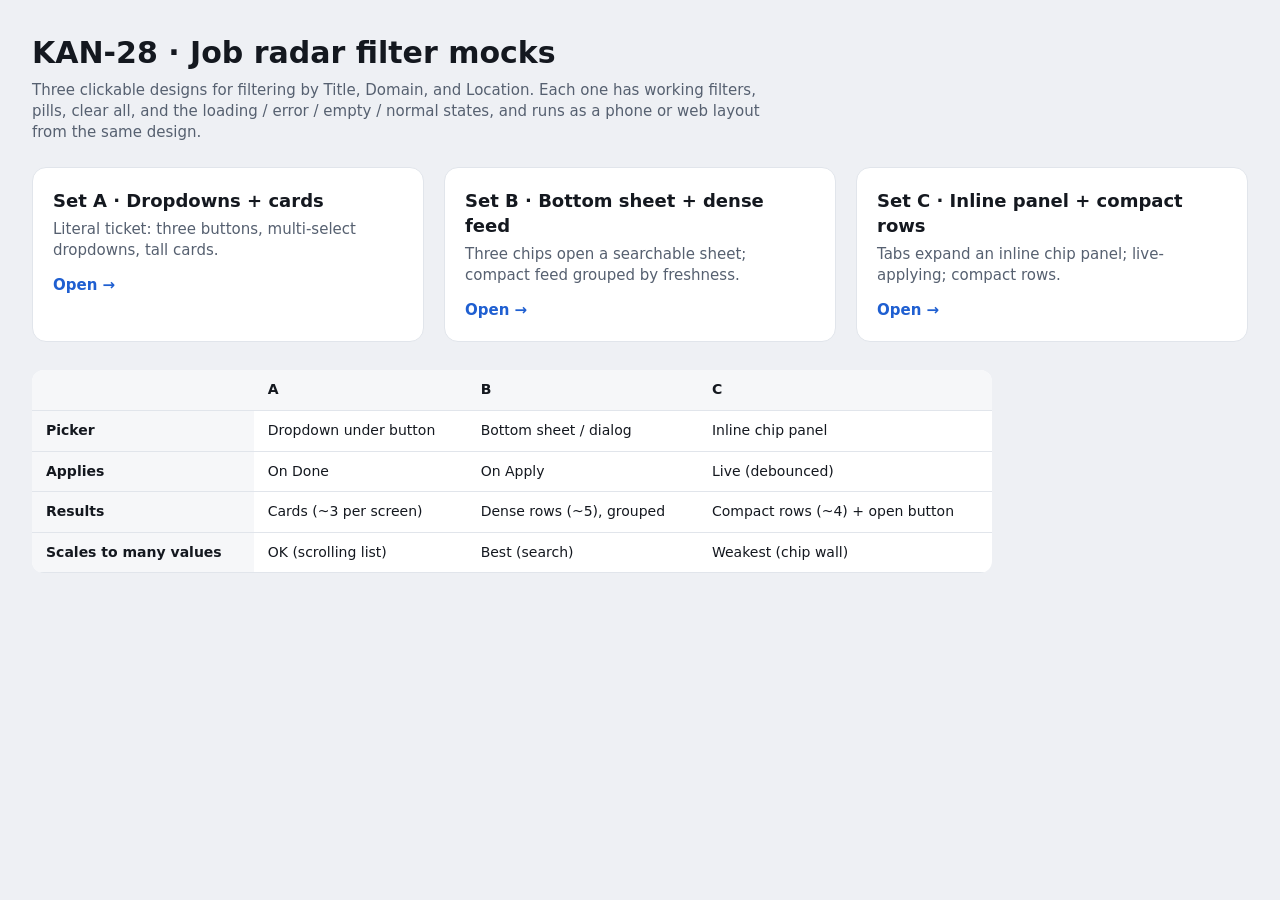
<file: docs/mocks/index.html>
<!doctype html>
<html lang="en">
<head>
<meta charset="utf-8">
<meta name="viewport" content="width=device-width, initial-scale=1">
<title>KAN-28 · Job radar filter mocks</title>
<link rel="stylesheet" href="shared.css">
<style>
  .cards { display: grid; grid-template-columns: repeat(auto-fit, minmax(300px, 1fr)); gap: 20px; margin-top: 24px; }
  .c { background: #fff; border: 1px solid var(--line); border-radius: 14px; padding: 20px; text-decoration: none; color: inherit; display: block; }
  .c:hover { border-color: var(--accent); }
  .c h2 { font-size: 18px; } .c p { color: var(--muted); margin-top: 6px; }
  .c .go { color: var(--accent); font-weight: 700; margin-top: 14px; display: block; }
  table { border-collapse: collapse; margin-top: 28px; background: #fff; border-radius: 12px; overflow: hidden; width: 100%; max-width: 960px; }
  th, td { text-align: left; padding: 10px 14px; border-bottom: 1px solid var(--line); font-size: 14px; vertical-align: top; }
  th { background: #f6f7f9; }
</style>
</head>
<body>
<div class="doc">
  <h1>KAN-28 · Job radar filter mocks</h1>
  <p style="color:var(--muted);margin-top:6px;max-width:760px">Three clickable designs for filtering by Title, Domain, and Location. Each one has working filters, pills, clear all, and the loading / error / empty / normal states, and runs as a phone or web layout from the same design.</p>
  <div class="cards">
    <a class="c" href="set-a-dropdown-cards.html"><h2>Set A · Dropdowns + cards</h2><p>Literal ticket: three buttons, multi-select dropdowns, tall cards.</p><span class="go">Open →</span></a>
    <a class="c" href="set-b-filter-sheet-feed.html"><h2>Set B · Bottom sheet + dense feed</h2><p>Three chips open a searchable sheet; compact feed grouped by freshness.</p><span class="go">Open →</span></a>
    <a class="c" href="set-c-inline-panel-rows.html"><h2>Set C · Inline panel + compact rows</h2><p>Tabs expand an inline chip panel; live-applying; compact rows.</p><span class="go">Open →</span></a>
  </div>
  <table>
    <tr><th></th><th>A</th><th>B</th><th>C</th></tr>
    <tr><th>Picker</th><td>Dropdown under button</td><td>Bottom sheet / dialog</td><td>Inline chip panel</td></tr>
    <tr><th>Applies</th><td>On Done</td><td>On Apply</td><td>Live (debounced)</td></tr>
    <tr><th>Results</th><td>Cards (~3 per screen)</td><td>Dense rows (~5), grouped</td><td>Compact rows (~4) + open button</td></tr>
    <tr><th>Scales to many values</th><td>OK (scrolling list)</td><td>Best (search)</td><td>Weakest (chip wall)</td></tr>
  </table>
</div>
</body>
</html>
</file>
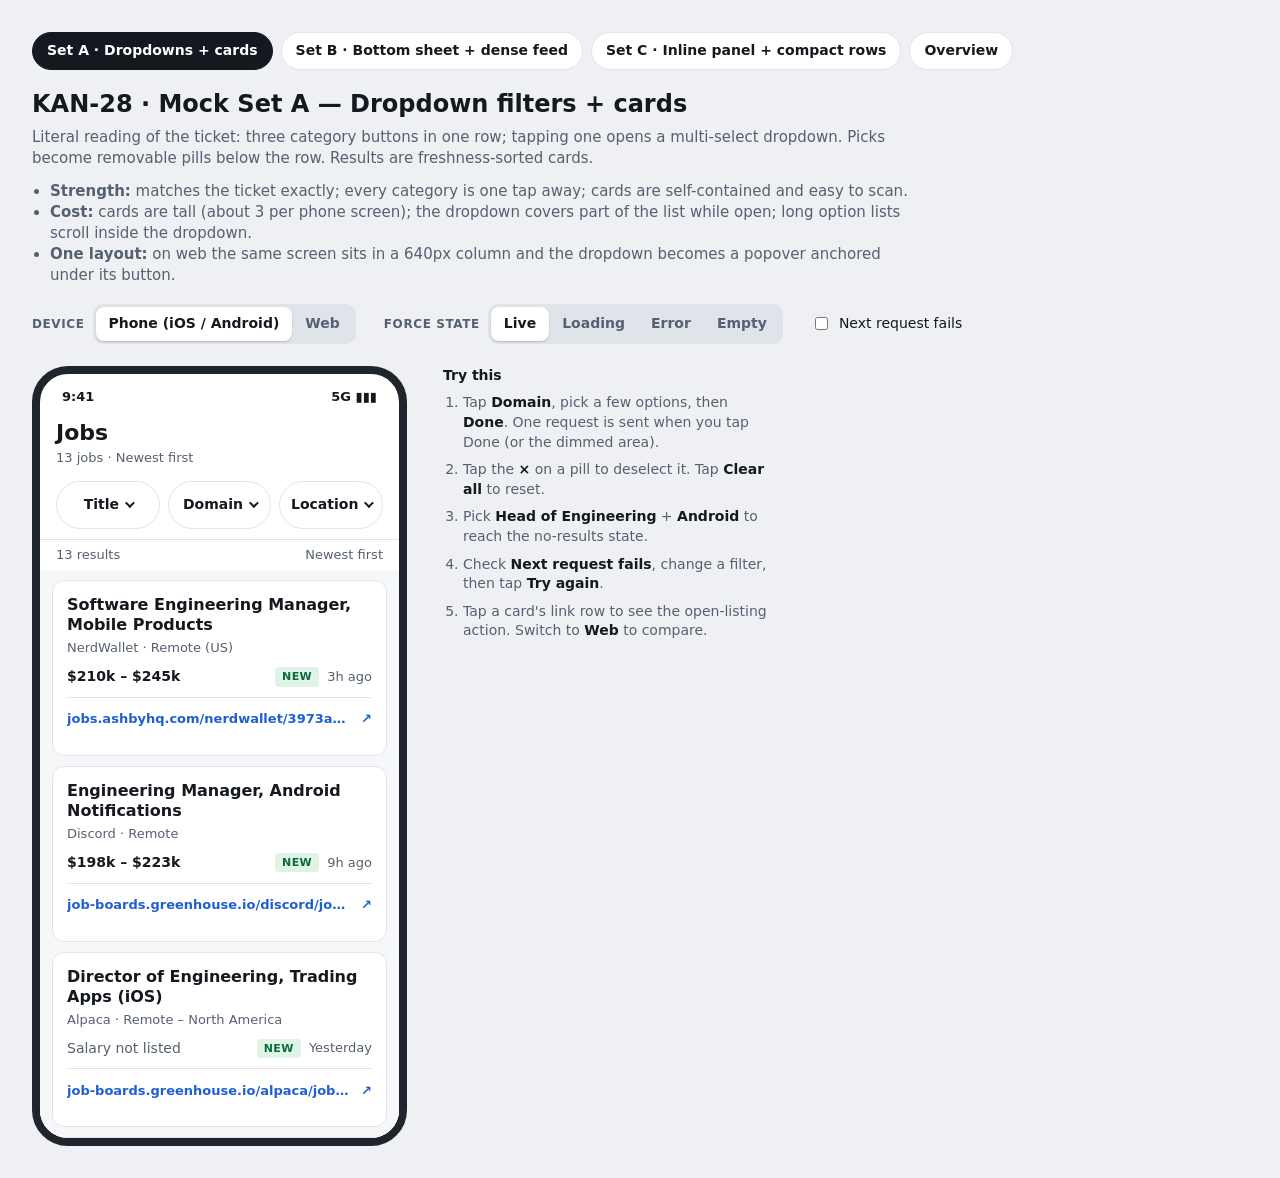
<file: docs/mocks/set-a-dropdown-cards.html>
<!doctype html>
<html lang="en">
<head>
<meta charset="utf-8">
<meta name="viewport" content="width=device-width, initial-scale=1">
<title>KAN-28 · Mock Set A · Dropdown filters + cards</title>
<link rel="stylesheet" href="shared.css">
<style>
  /* ----- Set A specific ----- */
  .filters-wrap { position: relative; z-index: 6; background: var(--surface); flex: none; }
  .filters { display: flex; gap: 8px; padding: 4px 16px 10px; }
  .fbtn {
    flex: 1; min-width: 0; height: var(--tap); border-radius: 24px; border: 1.5px solid var(--line);
    background: var(--surface); display: flex; align-items: center; justify-content: center; gap: 6px;
    font-size: 14px; font-weight: 600; color: var(--ink);
  }
  .fbtn .n { background: var(--accent); color: #fff; font-size: 11px; min-width: 18px; height: 18px;
    border-radius: 9px; display: grid; place-items: center; padding: 0 5px; }
  .fbtn.has { border-color: var(--accent); background: var(--accent-bg); color: var(--accent); }
  .fbtn.open { border-color: var(--accent); box-shadow: inset 0 0 0 1px var(--accent); }

  .dd { position: absolute; top: calc(100% - 4px); left: 12px; right: 12px; background: var(--surface);
    border-radius: var(--radius); border: 1px solid var(--line); overflow: hidden;
    display: flex; flex-direction: column; box-shadow: 0 12px 28px rgba(20,24,31,.22); animation: drop .14s ease-out; }
  @keyframes drop { from { opacity: 0; transform: translateY(-6px); } }
  .browser .dd { right: auto; width: 270px; left: min(calc(16px + var(--i) * 205px), calc(100% - 286px)); }
  .dd .opts { max-height: 312px; }
  .opt { display: flex; align-items: center; gap: 14px; min-height: var(--tap); padding: 0 16px; font-size: 15px;
    border-bottom: 1px solid var(--line); width: 100%; }
  .opt:hover { background: #f6f7f9; }
  .dd footer { display: flex; justify-content: space-between; align-items: center; padding: 6px 8px;
    border-top: 1px solid var(--line); background: #fafbfc; }
  .dd footer .btn { height: 44px; }

  .resultbar { display: flex; justify-content: space-between; padding: 6px 16px; font-size: 13px; color: var(--muted);
    border-top: 1px solid var(--line); flex: none; }
  .list { flex: 1; background: #f6f7f9; padding: 10px 12px; display: flex; flex-direction: column; gap: 10px; min-height: 0; }
  .list.plain { background: var(--surface); }

  .job { background: var(--surface); border-radius: var(--radius); border: 1px solid var(--line); padding: 14px; flex: none; }
  .job h3 { font-size: 16px; line-height: 1.25; font-weight: 700;
    display: -webkit-box; -webkit-line-clamp: 2; -webkit-box-orient: vertical; overflow: hidden; }
  .job .meta { color: var(--muted); font-size: 13px; margin-top: 4px; }
  .job .line { display: flex; align-items: center; gap: 8px; margin-top: 10px; font-size: 14px; }
  .job .salary { font-weight: 700; }
  .job .salary.none { font-weight: 500; color: var(--muted); }
  .job .posted { margin-left: auto; color: var(--muted); font-size: 13px; display: flex; gap: 8px; align-items: center; }
  .job .url { display: flex; justify-content: space-between; gap: 8px; margin-top: 10px; padding-top: 4px;
    border-top: 1px solid var(--line); color: var(--accent); font-size: 13px; font-weight: 600; min-height: 44px;
    align-items: center; width: 100%; padding-top: 0; }
  .job .url span:first-child { overflow: hidden; text-overflow: ellipsis; white-space: nowrap; }
  .skel-card { background: var(--surface); border-radius: var(--radius); border: 1px solid var(--line); padding: 14px; flex: none; }
</style>
</head>
<body>
<div id="root"></div>
<script src="mocks.js"></script>
<script>
  const skeleton = `<div class="skel-card">
    <div class="sk" style="height:16px;width:85%"></div><div class="sk" style="height:16px;width:55%;margin-top:6px"></div>
    <div class="sk" style="height:12px;width:45%;margin-top:12px"></div>
    <div class="sk" style="height:14px;width:70%;margin-top:14px"></div>
    <div class="sk" style="height:12px;width:60%;margin-top:18px"></div></div>`;

  const card = (j, ui) => `
    <article class="job">
      <h3>${ui.esc(j.title)}</h3>
      <p class="meta">${ui.esc(j.company)} · ${ui.esc(j.location)}</p>
      <div class="line">
        <span class="salary ${j.salary ? "" : "none"}">${j.salary || "Salary not listed"}</span>
        <span class="posted">${ui.isNew(j) ? ui.newTag : ""}${ui.posted(j)}</span>
      </div>
      <button class="url" data-act="openlink" data-val="${ui.esc(ui.host(j))}" aria-label="Open listing for ${ui.esc(j.title)}">
        <span>${ui.esc(ui.url(j))}</span><span aria-hidden="true">↗</span></button>
    </article>`;

  KAN28.start({
    id: "a",
    title: "Mock Set A — Dropdown filters + cards",
    intro: "Literal reading of the ticket: three category buttons in one row; tapping one opens a multi-select dropdown. Picks become removable pills below the row. Results are freshness-sorted cards.",
    tradeoffs: [
      "<b>Strength:</b> matches the ticket exactly; every category is one tap away; cards are self-contained and easy to scan.",
      "<b>Cost:</b> cards are tall (about 3 per phone screen); the dropdown covers part of the list while open; long option lists scroll inside the dropdown.",
      "<b>One layout:</b> on web the same screen sits in a 640px column and the dropdown becomes a popover anchored under its button.",
    ],
    tryIt: [
      "Tap <b>Domain</b>, pick a few options, then <b>Done</b>. One request is sent when you tap Done (or the dimmed area).",
      "Tap the <b>×</b> on a pill to deselect it. Tap <b>Clear all</b> to reset.",
      "Pick <b>Head of Engineering</b> + <b>Android</b> to reach the no-results state.",
      "Check <b>Next request fails</b>, change a filter, then tap <b>Try again</b>.",
      "Tap a card's link row to see the open-listing action. Switch to <b>Web</b> to compare.",
    ],
    scrimApplies: true,
    render(S, ui) {
      const st = ui.status(), jobs = ui.jobs();
      const btns = ui.cats.map((cat) => {
        const open = S.open === cat;
        const n = open ? S.draft.length : S.sel[cat].length;
        return `<button class="fbtn ${n ? "has" : ""} ${open ? "open" : ""}" data-act="open" data-cat="${cat}" aria-haspopup="listbox" aria-expanded="${open}">${cat}${n ? `<span class="n">${n}</span>` : ""}<span class="chev ${open ? "up" : ""}"></span></button>`;
      }).join("");

      let dd = "";
      if (S.open) {
        const i = ui.cats.indexOf(S.open);
        const opts = ui.FILTERS[S.open].map((o) => {
          const on = S.draft.includes(o);
          return `<button class="opt" role="option" aria-selected="${on}" data-act="toggle" data-val="${ui.esc(o)}"><span class="check ${on ? "on" : ""}"></span>${o}</button>`;
        }).join("");
        dd = `<div class="dd" style="--i:${i}" role="listbox" aria-multiselectable="true" aria-label="${S.open}">
          <div class="opts" data-scroll="dd">${opts}</div>
          <footer><button class="btn ghost muted" data-act="clearDraft">Clear</button><button class="btn primary" data-act="done">Done</button></footer></div>`;
      }

      let body;
      if (st === "loading") {
        body = `<div class="progress"></div><div class="resultbar"><span>Searching…</span></div><div class="list" data-scroll="list">${skeleton.repeat(3)}</div>`;
      } else if (st === "error") {
        body = `<div class="list plain" data-scroll="list">${ui.errorBlock()}</div>`;
      } else if (!jobs.length) {
        body = `<div class="resultbar"><span>0 results</span></div><div class="list plain" data-scroll="list">${ui.emptyBlock()}</div>`;
      } else {
        body = `<div class="resultbar"><span>${jobs.length} results</span><span>Newest first</span></div>
          <div class="list" data-scroll="list">${jobs.map((j) => card(j, ui)).join("")}</div>`;
      }

      return `<div class="appbar"><h1>Jobs</h1><div class="sub">${ui.sub()}</div></div>
        <div class="filters-wrap"><div class="filters">${btns}</div>${dd}</div>
        ${ui.pills()}${body}
        ${S.open ? '<div class="scrim" data-act="scrim"></div>' : ""}`;
    },
  });
</script>
</body>
</html>
</file>
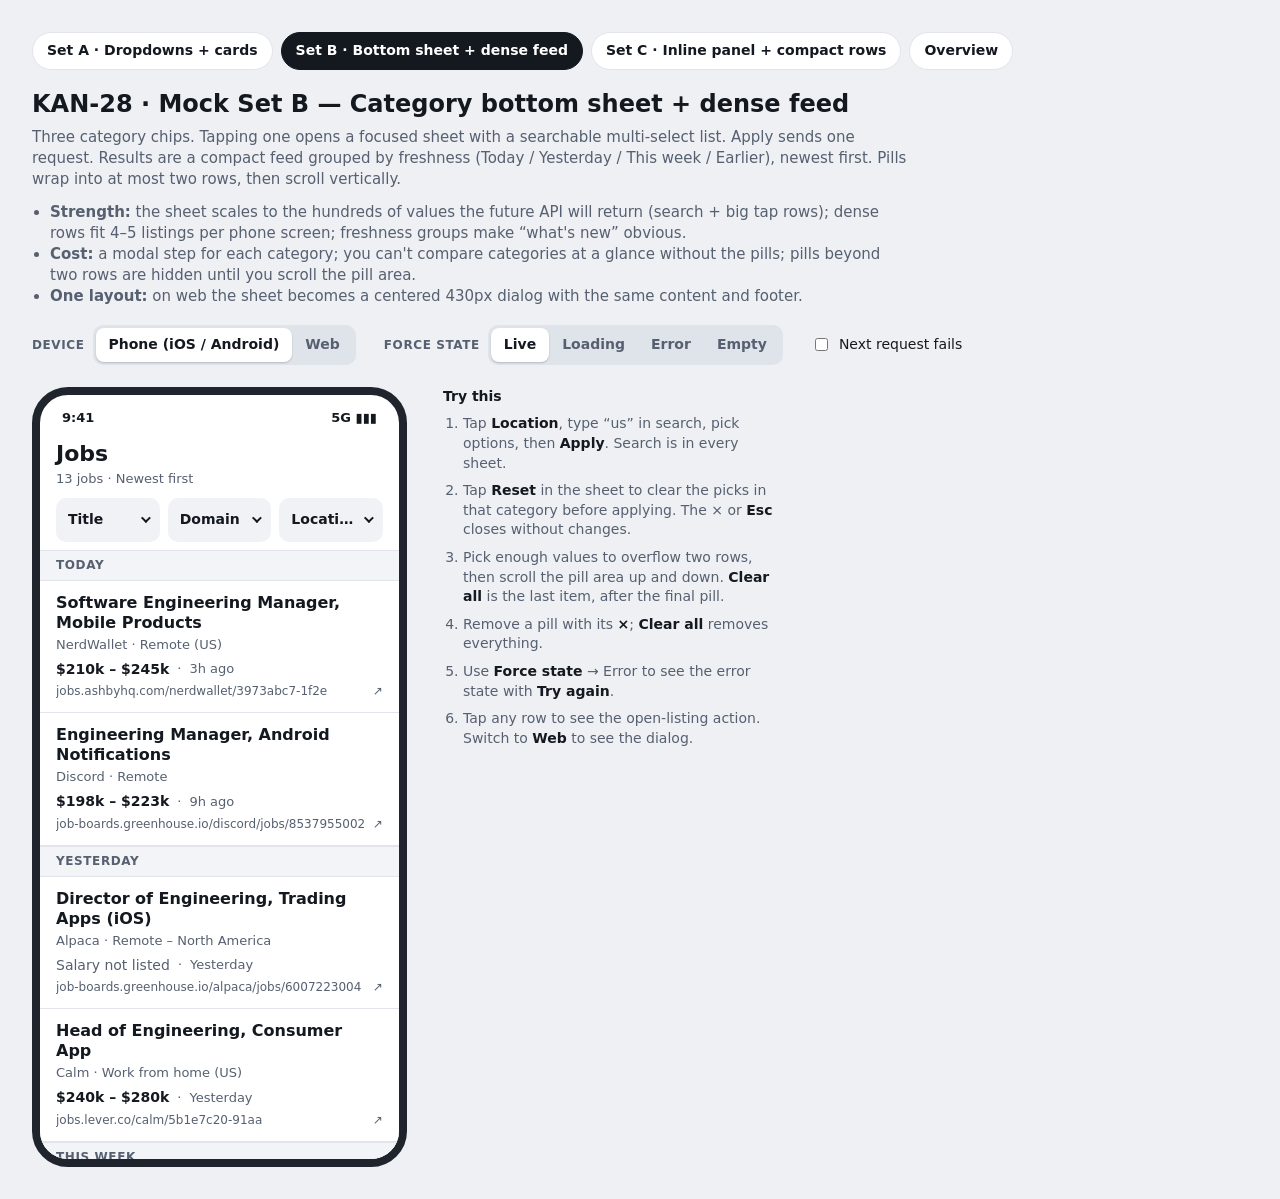
<file: docs/mocks/set-b-filter-sheet-feed.html>
<!doctype html>
<html lang="en">
<head>
<meta charset="utf-8">
<meta name="viewport" content="width=device-width, initial-scale=1">
<title>KAN-28 · Mock Set B · Bottom sheet + dense feed</title>
<link rel="stylesheet" href="shared.css">
<style>
  /* ----- Set B specific ----- */
  .topbar { padding: 8px 16px 6px; flex: none; }
  .topbar h1 { font-size: 22px; font-weight: 700; }
  .topbar .sub { color: var(--muted); font-size: 13px; }

  .chips { display: flex; gap: 8px; padding: 4px 16px 8px; flex: none; }
  .chip { flex: 1; min-width: 0; height: 44px; border-radius: 10px; background: #f0f2f6; font-size: 14px; font-weight: 600;
    display: flex; align-items: center; justify-content: space-between; padding: 0 12px; gap: 6px; }
  .chip .t { overflow: hidden; text-overflow: ellipsis; white-space: nowrap; }
  .chip .n { background: var(--accent); color: #fff; font-size: 11px; min-width: 18px; height: 18px;
    border-radius: 9px; display: inline-grid; place-items: center; padding: 0 5px; margin-left: 6px; }
  .chip.has { background: var(--accent-bg); color: var(--accent); }

  .feed { flex: 1; min-height: 0; }
  .group { position: sticky; top: 0; z-index: 1; padding: 6px 16px; font-size: 12px; font-weight: 800; letter-spacing: .05em;
    text-transform: uppercase; color: var(--muted); background: #f3f4f7; border-top: 1px solid var(--line);
    border-bottom: 1px solid var(--line); }

  /* Same pills + inline "Clear all" as Sets A/C, but capped at two rows plus a peek of the third
     (the peek signals it scrolls). Shared .pillwrap has 2px/8px vertical padding: 92 + 10 = 102. */
  .pillwrap { max-height: 102px; }
  .pillwrap .pill .x::after { inset: -6px; } /* 44px hit area without overlapping the row below */

  .row { display: block; width: 100%; padding: 12px 16px; border-bottom: 1px solid var(--line); }
  .row:hover { background: #fafbfc; }
  .row h3 { font-size: 16px; font-weight: 650; line-height: 1.25;
    display: -webkit-box; -webkit-line-clamp: 2; -webkit-box-orient: vertical; overflow: hidden; }
  .row .meta { color: var(--muted); font-size: 13px; margin-top: 3px; }
  .row .line { display: flex; align-items: center; gap: 8px; margin-top: 6px; font-size: 14px; }
  .row .salary { font-weight: 700; }
  .row .salary.none { font-weight: 500; color: var(--muted); }
  .row .dot, .row .posted { color: var(--muted); font-size: 13px; }
  /* Muted, one line: host always shown, path truncates. The whole row is the tap target. */
  .row .url { margin-top: 4px; color: var(--muted); font-size: 12px; font-weight: 500; display: flex; gap: 6px; min-width: 0; }
  .row .url .u { display: flex; flex: 1; min-width: 0; white-space: nowrap; }
  .row .url .u-host { flex: 0 1 auto; min-width: 0; max-width: 70%; overflow: hidden; text-overflow: ellipsis; }
  .row .url .u-path { flex: 0 1 auto; min-width: 0; overflow: hidden; text-overflow: ellipsis; }
  .skrow { padding: 14px 16px; border-bottom: 1px solid var(--line); }

  /* Category sheet (phone: bottom sheet, web: centered dialog) */
  .sheet { position: absolute; left: 0; right: 0; bottom: 0; max-height: 82%; background: var(--surface); z-index: 10;
    border-radius: 20px 20px 0 0; display: flex; flex-direction: column; overflow: hidden; }
  .sheet.enter { animation: up .22s ease-out; }
  @keyframes up { from { transform: translateY(60px); opacity: 0; } }
  .browser .sheet { left: calc(50% - 215px); width: 430px; right: auto; bottom: auto; top: 90px; max-height: 70%;
    border-radius: 16px; border: 1px solid var(--line); box-shadow: 0 16px 40px rgba(20,24,31,.25); }
  .browser .sheet.enter { animation: fade .15s; }
  .grab { width: 36px; height: 5px; border-radius: 3px; background: #c5cad3; margin: 8px auto 0; flex: none; }
  .browser .grab { display: none; }
  .sheet header { display: flex; justify-content: space-between; align-items: center; padding: 4px 8px 0 20px; flex: none; }
  .sheet header h2 { font-size: 18px; }
  .sheet header .close { width: var(--tap); height: var(--tap); display: grid; place-items: center; font-size: 26px; color: var(--muted); }
  .search { margin: 2px 16px 8px; height: 44px; border-radius: 10px; border: 1.5px solid var(--line); padding: 0 12px;
    font: inherit; width: calc(100% - 32px); background: #fafbfc; }
  .search:focus { outline: none; border-color: var(--accent); background: #fff; }
  .sheet .opts { flex: 1; min-height: 0; padding: 0 20px; }
  .opt { display: flex; align-items: center; gap: 14px; min-height: 50px; font-size: 16px; width: 100%;
    border-bottom: 1px solid var(--line); }
  .opt:last-child { border-bottom: 0; }
  .none-found { padding: 24px 0; text-align: center; color: var(--muted); }
  .sheet footer { display: flex; align-items: center; justify-content: space-between; gap: 12px; padding: 10px 16px 18px;
    border-top: 1px solid var(--line); flex: none; }
  .sheet footer .btn.primary { flex: 1; }
</style>
</head>
<body>
<div id="root"></div>
<script src="mocks.js"></script>
<script>
  const skeleton = `<div class="skrow"><div class="sk" style="height:16px;width:80%"></div>
    <div class="sk" style="height:12px;width:50%;margin-top:8px"></div>
    <div class="sk" style="height:14px;width:65%;margin-top:10px"></div>
    <div class="sk" style="height:11px;width:55%;margin-top:8px"></div></div>`;

  const row = (j, ui) => `
    <button class="row" data-act="openlink" data-val="${ui.esc(ui.host(j))}" aria-label="Open listing: ${ui.esc(j.title)}">
      <h3>${ui.esc(j.title)}</h3>
      <p class="meta">${ui.esc(j.company)} · ${ui.esc(j.location)}</p>
      <div class="line">
        <span class="salary ${j.salary ? "" : "none"}">${j.salary || "Salary not listed"}</span>
        <span class="dot">·</span><span class="posted">${ui.posted(j)}</span>
      </div>
      <div class="url"><span class="u"><span class="u-host">${ui.esc(ui.host(j))}</span><span class="u-path">${ui.esc(ui.url(j).slice(ui.host(j).length))}</span></span><span aria-hidden="true">↗</span></div>
    </button>`;

  // Newest first, with a sticky header each time the freshness bucket changes.
  function feed(jobs, ui) {
    let last = "", out = "";
    for (const j of jobs) {
      const g = ui.group(j);
      if (g !== last) { out += `<div class="group">${g}</div>`; last = g; }
      out += row(j, ui);
    }
    return out;
  }

  KAN28.start({
    id: "b",
    title: "Mock Set B — Category bottom sheet + dense feed",
    intro: "Three category chips. Tapping one opens a focused sheet with a searchable multi-select list. Apply sends one request. Results are a compact feed grouped by freshness (Today / Yesterday / This week / Earlier), newest first. Pills wrap into at most two rows, then scroll vertically.",
    tradeoffs: [
      "<b>Strength:</b> the sheet scales to the hundreds of values the future API will return (search + big tap rows); dense rows fit 4–5 listings per phone screen; freshness groups make “what's new” obvious.",
      "<b>Cost:</b> a modal step for each category; you can't compare categories at a glance without the pills; pills beyond two rows are hidden until you scroll the pill area.",
      "<b>One layout:</b> on web the sheet becomes a centered 430px dialog with the same content and footer.",
    ],
    tryIt: [
      "Tap <b>Location</b>, type “us” in search, pick options, then <b>Apply</b>. Search is in every sheet.",
      "Tap <b>Reset</b> in the sheet to clear the picks in that category before applying. The × or <b>Esc</b> closes without changes.",
      "Pick enough values to overflow two rows, then scroll the pill area up and down. <b>Clear all</b> is the last item, after the final pill.",
      "Remove a pill with its <b>×</b>; <b>Clear all</b> removes everything.",
      "Use <b>Force state</b> → Error to see the error state with <b>Try again</b>.",
      "Tap any row to see the open-listing action. Switch to <b>Web</b> to see the dialog.",
    ],
    render(S, ui) {
      const st = ui.status(), jobs = ui.jobs();
      const chips = ui.cats.map((cat) => {
        const n = S.sel[cat].length;
        return `<button class="chip ${n ? "has" : ""}" data-act="open" data-cat="${cat}" aria-haspopup="dialog"><span class="t">${cat}${n ? `<span class="n">${n}</span>` : ""}</span><span class="chev"></span></button>`;
      }).join("");

      let sheet = "";
      if (S.open) {
        const all = ui.FILTERS[S.open];
        const q = S.query.trim().toLowerCase();
        const shown = all.filter((o) => o.toLowerCase().includes(q));
        const opts = shown.map((o) => {
          const on = S.draft.includes(o);
          return `<button class="opt" role="checkbox" aria-checked="${on}" data-act="toggle" data-val="${ui.esc(o)}"><span class="check ${on ? "on" : ""}"></span>${o}</button>`;
        }).join("") || `<p class="none-found">No “${ui.esc(S.query)}” in ${S.open}</p>`;
        const n = S.draft.length;
        sheet = `<div class="scrim" data-act="scrim"></div>
          <div class="sheet ${S.enter ? "enter" : ""}" role="dialog" aria-modal="true" aria-label="${S.open} filter">
            <div class="grab"></div>
            <header><h2>${S.open}</h2><button class="close" data-act="cancel" aria-label="Close">×</button></header>
            <input class="search" data-act="query" type="search" placeholder="Search ${S.open.toLowerCase()}" value="${ui.esc(S.query)}" aria-label="Search ${S.open}">
            <div class="opts" data-scroll="sheet">${opts}</div>
            <footer><button class="btn ghost muted" data-act="clearDraft">Reset</button>
              <button class="btn primary" data-act="done">Apply${n ? ` (${n})` : ""}</button></footer></div>`;
      }

      let body;
      if (st === "loading") {
        body = `<div class="progress"></div><div class="feed" data-scroll="list">${skeleton.repeat(6)}</div>`;
      } else if (st === "error") {
        body = `<div class="feed" data-scroll="list">${ui.errorBlock()}</div>`;
      } else if (!jobs.length) {
        body = `<div class="feed" data-scroll="list">${ui.emptyBlock()}</div>`;
      } else {
        body = `<div class="feed" data-scroll="list">${feed(jobs, ui)}</div>`;
      }

      return `<div class="topbar"><h1>Jobs</h1><div class="sub">${ui.sub()}</div></div>
        <div class="chips">${chips}</div>${ui.pills()}${body}${sheet}`;
    },
  });
</script>
</body>
</html>
</file>
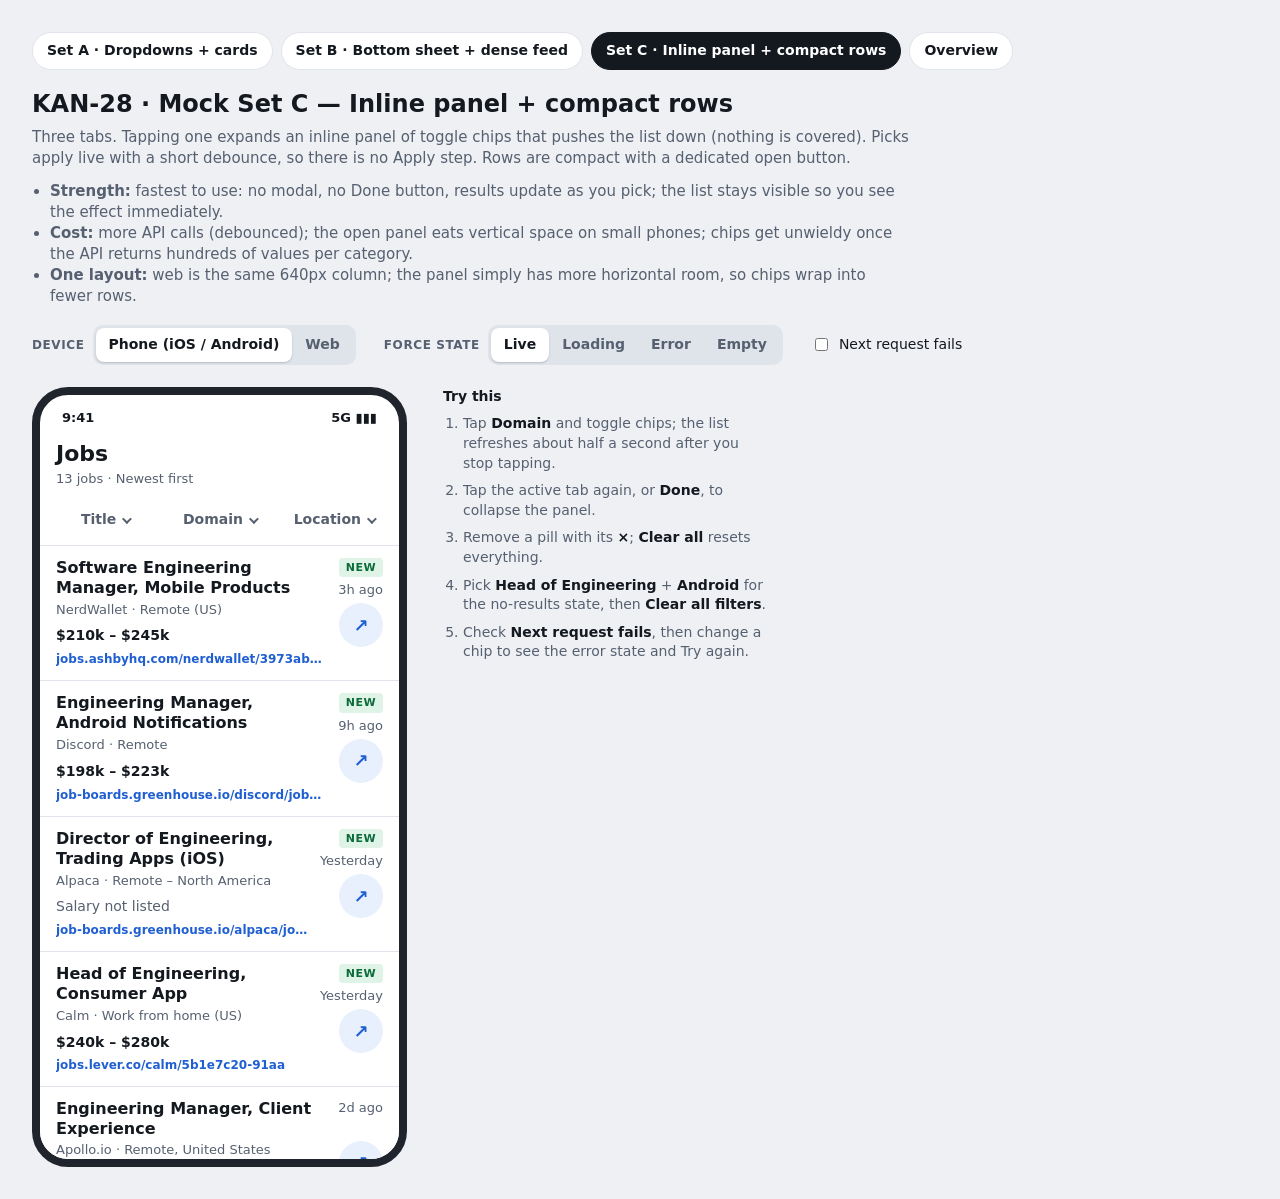
<file: docs/mocks/set-c-inline-panel-rows.html>
<!doctype html>
<html lang="en">
<head>
<meta charset="utf-8">
<meta name="viewport" content="width=device-width, initial-scale=1">
<title>KAN-28 · Mock Set C · Inline panel + compact rows</title>
<link rel="stylesheet" href="shared.css">
<style>
  /* ----- Set C specific ----- */
  .tabs { display: flex; border-bottom: 1px solid var(--line); flex: none; padding: 0 8px; }
  .tab { flex: 1; min-width: 0; height: var(--tap); display: flex; align-items: center; justify-content: center; gap: 6px;
    font-weight: 600; font-size: 14px; color: var(--muted); border-bottom: 3px solid transparent; margin-bottom: -1px; }
  .tab .n { background: var(--accent); color: #fff; font-size: 11px; min-width: 18px; height: 18px;
    border-radius: 9px; display: grid; place-items: center; padding: 0 5px; }
  .tab.has { color: var(--ink); }
  .tab.open { color: var(--accent); border-bottom-color: var(--accent); }

  /* Inline panel pushes content down instead of covering it. Picks apply live (debounced). */
  .panel { flex: none; background: #f6f7f9; border-bottom: 1px solid var(--line); padding: 12px 16px 6px; animation: expand .16s ease-out; }
  @keyframes expand { from { opacity: 0; transform: translateY(-6px); } }
  .panel .grid { display: flex; flex-wrap: wrap; gap: 8px; max-height: 176px; padding-bottom: 6px; }
  .opt { height: 40px; padding: 0 14px; border-radius: 20px; border: 1.5px solid var(--line); background: var(--surface);
    font-size: 14px; font-weight: 600; display: inline-flex; align-items: center; gap: 6px; position: relative; }
  .opt::after { content: ""; position: absolute; inset: -4px 0; } /* 48px hit area */
  .opt.on { background: var(--accent); border-color: var(--accent); color: #fff; }
  .opt.on::before { content: "\2713"; font-size: 13px; }
  .panel .bar { display: flex; justify-content: space-between; align-items: center; }
  .panel .bar .btn { height: 44px; }
  .panel .hint { font-size: 12px; color: var(--muted); }

  .pillwrap { padding-top: 8px; }
  .list { flex: 1; min-height: 0; }
  .crow { display: grid; grid-template-columns: 1fr auto; gap: 2px 12px; padding: 12px 16px; border-bottom: 1px solid var(--line); }
  .crow h3 { font-size: 16px; font-weight: 700; line-height: 1.25;
    display: -webkit-box; -webkit-line-clamp: 2; -webkit-box-orient: vertical; overflow: hidden; }
  .crow .meta { color: var(--muted); font-size: 13px; }
  .crow .salary { font-weight: 700; font-size: 14px; margin-top: 4px; }
  .crow .salary.none { font-weight: 500; color: var(--muted); }
  .crow .side { grid-row: 1 / span 3; grid-column: 2; display: flex; flex-direction: column; align-items: flex-end; gap: 4px; }
  .crow .when { color: var(--muted); font-size: 13px; white-space: nowrap; }
  .crow .go { width: 44px; height: 44px; border-radius: 50%; background: var(--accent-bg); color: var(--accent);
    display: grid; place-items: center; font-size: 18px; font-weight: 700; margin-top: auto; }
  .crow .link { grid-column: 1; color: var(--accent); font-size: 12px; font-weight: 600; margin-top: 2px;
    overflow: hidden; text-overflow: ellipsis; white-space: nowrap; }
  .skrow { padding: 14px 16px; border-bottom: 1px solid var(--line); }
  .sub b { color: var(--ink); }
</style>
</head>
<body>
<div id="root"></div>
<script src="mocks.js"></script>
<script>
  const skeleton = `<div class="skrow"><div class="sk" style="height:16px;width:78%"></div>
    <div class="sk" style="height:12px;width:48%;margin-top:8px"></div>
    <div class="sk" style="height:14px;width:36%;margin-top:10px"></div></div>`;

  const crow = (j, ui) => `
    <article class="crow">
      <h3>${ui.esc(j.title)}</h3>
      <p class="meta">${ui.esc(j.company)} · ${ui.esc(j.location)}</p>
      <p class="salary ${j.salary ? "" : "none"}">${j.salary || "Salary not listed"}</p>
      <div class="side">${ui.isNew(j) ? ui.newTag : ""}<span class="when">${ui.posted(j)}</span>
        <button class="go" data-act="openlink" data-val="${ui.esc(ui.host(j))}" aria-label="Open listing: ${ui.esc(j.title)}">↗</button></div>
      <p class="link">${ui.esc(ui.url(j))}</p>
    </article>`;

  KAN28.start({
    id: "c",
    live: true, // picks apply immediately (debounced) instead of on Done
    title: "Mock Set C — Inline panel + compact rows",
    intro: "Three tabs. Tapping one expands an inline panel of toggle chips that pushes the list down (nothing is covered). Picks apply live with a short debounce, so there is no Apply step. Rows are compact with a dedicated open button.",
    tradeoffs: [
      "<b>Strength:</b> fastest to use: no modal, no Done button, results update as you pick; the list stays visible so you see the effect immediately.",
      "<b>Cost:</b> more API calls (debounced); the open panel eats vertical space on small phones; chips get unwieldy once the API returns hundreds of values per category.",
      "<b>One layout:</b> web is the same 640px column; the panel simply has more horizontal room, so chips wrap into fewer rows.",
    ],
    tryIt: [
      "Tap <b>Domain</b> and toggle chips; the list refreshes about half a second after you stop tapping.",
      "Tap the active tab again, or <b>Done</b>, to collapse the panel.",
      "Remove a pill with its <b>×</b>; <b>Clear all</b> resets everything.",
      "Pick <b>Head of Engineering</b> + <b>Android</b> for the no-results state, then <b>Clear all filters</b>.",
      "Check <b>Next request fails</b>, then change a chip to see the error state and Try again.",
    ],
    render(S, ui) {
      const st = ui.status(), jobs = ui.jobs();
      const tabs = ui.cats.map((cat) => {
        const open = S.open === cat, n = S.sel[cat].length;
        return `<button class="tab ${n ? "has" : ""} ${open ? "open" : ""}" data-act="open" data-cat="${cat}" aria-expanded="${open}">${cat}${n ? `<span class="n">${n}</span>` : ""}<span class="chev ${open ? "up" : ""}"></span></button>`;
      }).join("");

      let panel = "";
      if (S.open) {
        const chips = ui.FILTERS[S.open].map((o) => {
          const on = S.sel[S.open].includes(o);
          return `<button class="opt ${on ? "on" : ""}" role="checkbox" aria-checked="${on}" data-act="toggle" data-val="${ui.esc(o)}">${o}</button>`;
        }).join("");
        panel = `<div class="panel" role="group" aria-label="${S.open} options">
          <div class="grid" data-scroll="panel">${chips}</div>
          <div class="bar"><button class="btn ghost muted" data-act="clearDraft">Clear ${S.open.toLowerCase()}</button>
            <button class="btn ghost" data-act="cancel">Done</button></div></div>`;
      }

      let body;
      if (st === "loading") {
        body = `<div class="progress"></div><div class="list" data-scroll="list">${skeleton.repeat(6)}</div>`;
      } else if (st === "error") {
        body = `<div class="list" data-scroll="list">${ui.errorBlock()}</div>`;
      } else if (!jobs.length) {
        body = `<div class="list" data-scroll="list">${ui.emptyBlock()}</div>`;
      } else {
        body = `<div class="list" data-scroll="list">${jobs.map((j) => crow(j, ui)).join("")}</div>`;
      }

      return `<div class="appbar"><h1>Jobs</h1><div class="sub">${ui.sub()}</div></div>
        <div class="tabs" role="tablist">${tabs}</div>${panel}${ui.pills()}${body}`;
    },
  });
</script>
</body>
</html>
</file>
<file: docs/mocks/shared.css>
/* Shared design tokens + primitives for KAN-28 mocks. All three sets use the same
   tokens so the React Native implementation can share one theme. */
:root {
  --page: #eef0f4;
  --surface: #ffffff;
  --ink: #14181f;
  --muted: #566070;      /* 6.4:1 on white */
  --line: #e1e5eb;
  --accent: #1f5fd1;     /* 5.9:1 on white */
  --accent-bg: #e8f0fd;
  --new: #0b6b3a;        /* 6.3:1 on --new-bg */
  --new-bg: #dff3e7;
  --err: #b3261e;
  --err-bg: #fcebea;
  --scrim: rgba(20, 24, 31, 0.45);
  --radius: 12px;
  --tap: 48px;           /* >= 44pt iOS / 48dp Android */
}

* { box-sizing: border-box; }
body {
  margin: 0; padding: 32px; background: var(--page); color: var(--ink);
  font: 15px/1.4 -apple-system, "SF Pro Text", Roboto, "Segoe UI", system-ui, sans-serif;
}
h1, h2, h3, p { margin: 0; }
button { font: inherit; color: inherit; background: none; border: 0; padding: 0; cursor: pointer; text-align: inherit; }
:focus-visible { outline: 3px solid #7aa7f0; outline-offset: 2px; }
[data-scroll] { overflow-y: auto; scrollbar-width: none; }
[data-scroll]::-webkit-scrollbar { display: none; }

/* ---------- Mock page chrome (not part of the app) ---------- */
.doc { max-width: 1400px; margin: 0 auto; }
.sets { display: flex; gap: 8px; margin-bottom: 18px; flex-wrap: wrap; }
.sets a { padding: 8px 14px; border-radius: 20px; background: #fff; border: 1px solid var(--line);
  color: var(--ink); text-decoration: none; font-weight: 600; font-size: 14px; }
.sets a[aria-current="page"] { background: var(--ink); color: #fff; border-color: var(--ink); }
.doc > header { margin-bottom: 18px; max-width: 880px; }
.doc > header h1 { font-size: 24px; }
.doc > header p { color: var(--muted); margin-top: 6px; }
.doc ul.tradeoffs { margin: 12px 0 0; padding-left: 18px; color: var(--muted); }
.controls { display: flex; flex-wrap: wrap; gap: 14px 28px; align-items: center; margin-bottom: 22px; }
.controls .grp { display: flex; align-items: center; gap: 8px; }
.controls .lbl { font-size: 12px; font-weight: 700; text-transform: uppercase; letter-spacing: .05em; color: var(--muted); }
.seg { display: inline-flex; background: #dfe3ea; border-radius: 10px; padding: 3px; }
.seg button { padding: 7px 13px; border-radius: 8px; font-weight: 600; font-size: 14px; color: var(--muted); }
.seg button[aria-pressed="true"] { background: #fff; color: var(--ink); box-shadow: 0 1px 2px rgba(0,0,0,.18); }
.controls label { display: inline-flex; gap: 8px; align-items: center; font-size: 14px; cursor: pointer; }
.stagewrap { display: flex; gap: 36px; flex-wrap: wrap; align-items: flex-start; }
.notes { width: 330px; font-size: 14px; color: var(--muted); }
.notes h2 { font-size: 14px; color: var(--ink); margin-bottom: 8px; }
.notes ol { margin: 0; padding-left: 20px; display: grid; gap: 8px; }
.notes b { color: var(--ink); }

/* ---------- Device frames ---------- */
.phone {
  width: 375px; height: 780px; background: var(--surface); border-radius: 36px;
  border: 8px solid #20242c; overflow: hidden; position: relative;
  display: flex; flex-direction: column; flex: none;
}
.statusbar { height: 36px; flex: none; display: flex; justify-content: space-between;
  align-items: flex-end; padding: 0 22px 4px; font-size: 13px; font-weight: 600; }
.browser {
  width: 880px; height: 780px; background: var(--surface); border-radius: 12px;
  border: 1px solid #c3c9d3; overflow: hidden; position: relative;
  display: flex; flex-direction: column; flex: none;
}
.browser .bar { height: 40px; flex: none; background: #e6e9ee; display: flex; align-items: center;
  padding: 0 14px; gap: 12px; border-bottom: 1px solid #c3c9d3; }
.browser .bar i { width: 10px; height: 10px; border-radius: 50%; background: #aab1bd; }
.browser .bar span { flex: 1; background: #fff; border-radius: 6px; padding: 4px 10px;
  font-size: 12px; color: var(--muted); }
.screen { flex: 1; position: relative; overflow: hidden; display: flex; flex-direction: column; min-height: 0; }
/* On web the same screen is a centered column, like the phone but wider. */
.browser .screen { align-items: center; background: #fafbfc; }
.browser .screen > .col { width: 100%; max-width: 640px; border-left: 1px solid var(--line); border-right: 1px solid var(--line); }
.screen > .col { flex: 1; display: flex; flex-direction: column; min-height: 0; position: relative; background: var(--surface); }

/* ---------- App primitives ---------- */
.appbar { padding: 8px 16px 10px; flex: none; }
.appbar h1 { font-size: 22px; font-weight: 700; }
.appbar .sub { color: var(--muted); font-size: 13px; }

/* Pills: value only (no category label), wrap to extra rows, capped at ~3 rows then scroll. */
.pillwrap { display: flex; flex-wrap: wrap; align-items: center; gap: 8px; padding: 2px 16px 8px;
  max-height: 124px; flex: none; }
.pill {
  display: inline-flex; align-items: center; height: 32px; padding: 0 2px 0 12px;
  border-radius: 16px; background: var(--accent-bg); color: var(--accent);
  font-size: 13px; font-weight: 600; white-space: nowrap;
}
.pill .x { width: 28px; height: 28px; display: grid; place-items: center; font-size: 17px; line-height: 1; position: relative; }
.pill .x::after { content: ""; position: absolute; inset: -8px -6px; } /* 44px hit area */
.clear-all { color: var(--accent); font-size: 13px; font-weight: 700; padding: 0 8px; white-space: nowrap;
  height: 44px; display: inline-flex; align-items: center; text-decoration: underline; text-underline-offset: 3px; }

.chev { width: 7px; height: 7px; border-right: 2px solid currentColor; border-bottom: 2px solid currentColor;
  transform: rotate(45deg) translateY(-2px); flex: none; transition: transform .15s; }
.chev.up { transform: rotate(-135deg) translateY(-2px); }

.check { width: 22px; height: 22px; border-radius: 6px; border: 2px solid #8a93a1; flex: none;
  display: grid; place-items: center; font-size: 14px; color: #fff; font-weight: 800; }
.check.on { background: var(--accent); border-color: var(--accent); }
.check.on::after { content: "\2713"; }

.new { display: inline-block; background: var(--new-bg); color: var(--new); font-size: 11px; font-weight: 800;
  letter-spacing: .04em; text-transform: uppercase; padding: 2px 7px; border-radius: 4px; flex: none; }

.btn { height: var(--tap); border-radius: 24px; padding: 0 22px; font-weight: 700; font-size: 15px;
  display: inline-flex; align-items: center; justify-content: center; }
.btn.primary { background: var(--accent); color: #fff; }
.btn.ghost { color: var(--accent); }
.btn.ghost.muted { color: var(--muted); }
.btn.outline { border: 1.5px solid var(--accent); color: var(--accent); }

/* Skeleton / state blocks */
.sk { background: #e6e9ee; border-radius: 6px; animation: pulse 1.2s ease-in-out infinite; }
@keyframes pulse { 50% { opacity: .45; } }
.progress { height: 3px; background: var(--accent-bg); flex: none; position: relative; overflow: hidden; }
.progress::after { content: ""; position: absolute; top: 0; bottom: 0; width: 40%; background: var(--accent);
  animation: slide 1s ease-in-out infinite; }
@keyframes slide { from { left: -40%; } to { left: 100%; } }

.state { padding: 44px 28px; text-align: center; color: var(--muted); }
.state h3 { color: var(--ink); font-size: 17px; margin-bottom: 6px; }
.state .btn { margin-top: 18px; }
.state .glyph { width: 48px; height: 48px; border-radius: 50%; margin: 0 auto 14px; display: grid;
  place-items: center; font-weight: 800; font-size: 22px; background: var(--line); color: var(--muted); }
.state .glyph.err { background: var(--err-bg); color: var(--err); }

.banner { margin: 8px 16px; padding: 4px 6px 4px 14px; border-radius: 10px; background: var(--err-bg); color: var(--err);
  font-size: 14px; display: flex; gap: 10px; align-items: center; flex: none; }
.banner b { flex: 1; font-weight: 600; }
.banner .retry { font-weight: 800; padding: 0 10px; min-height: 44px; }

.scrim { position: absolute; inset: 0; background: var(--scrim); z-index: 5; animation: fade .15s; }
@keyframes fade { from { opacity: 0; } }
.toast { position: absolute; left: 16px; right: 16px; bottom: 18px; z-index: 30; background: #20242c; color: #fff;
  padding: 12px 14px; border-radius: 10px; font-size: 14px; animation: fade .15s; }
</file>
